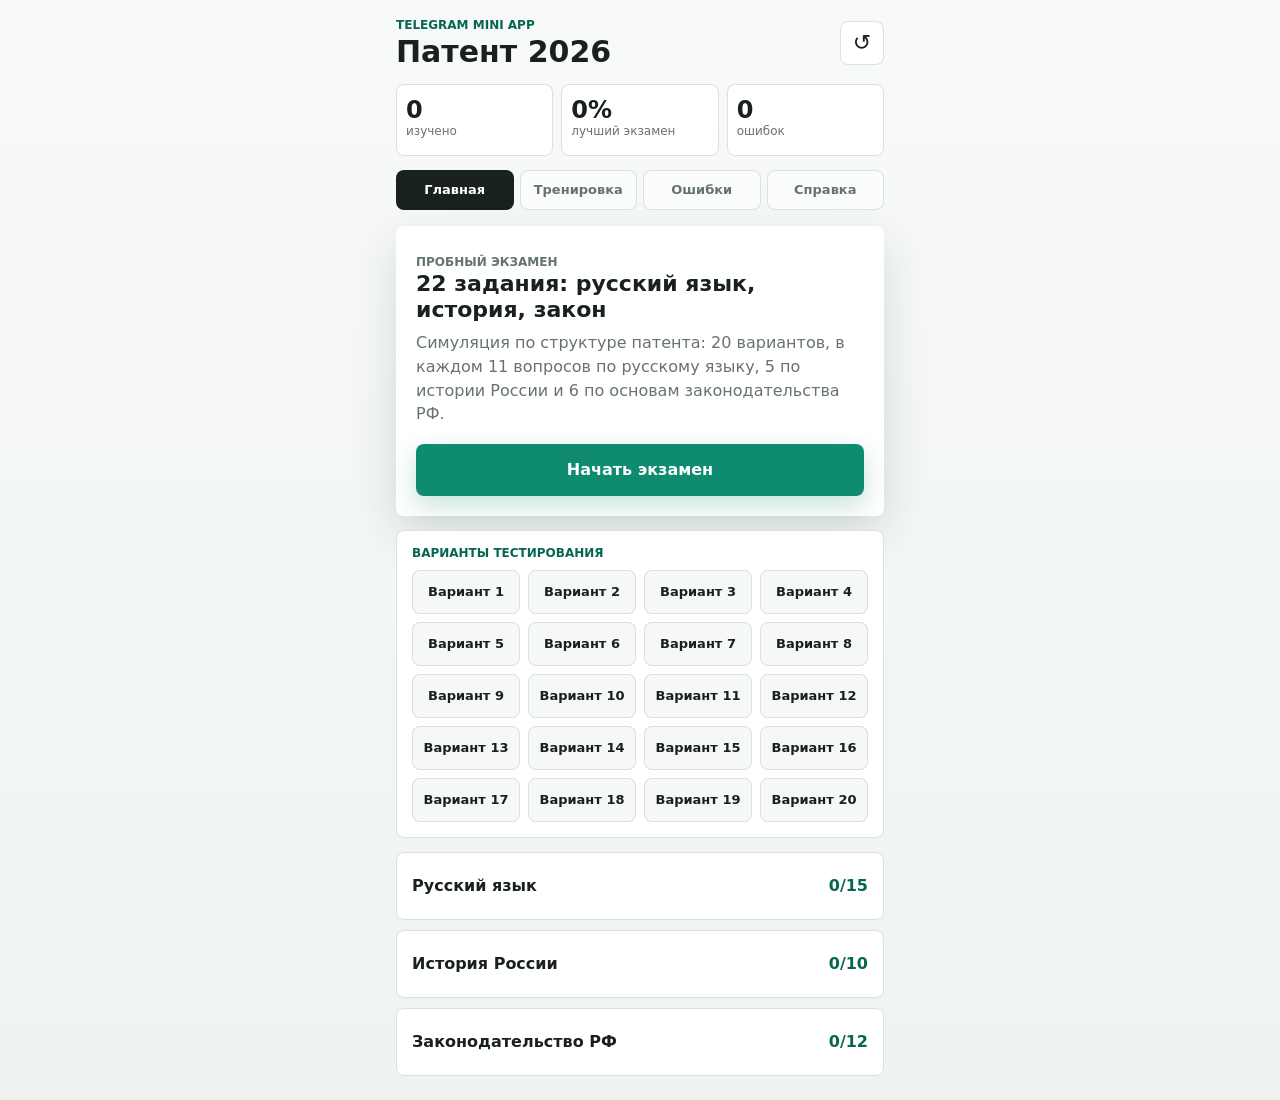
<file: index.html>
<!doctype html>
<html lang="ru">
  <head>
    <meta charset="utf-8">
    <meta name="viewport" content="width=device-width, initial-scale=1, viewport-fit=cover">
    <meta name="theme-color" content="#eef3f1">
    <title>Патент 2026 - тренажер</title>
    <link rel="stylesheet" href="styles.css">
    <script src="https://telegram.org/js/telegram-web-app.js"></script>
  </head>
  <body>
    <main class="app-shell">
      <section class="topbar" aria-label="Главная панель">
        <div>
          <p class="kicker">Telegram Mini App</p>
          <h1>Патент 2026</h1>
        </div>
        <button class="icon-button" id="resetProgress" type="button" aria-label="Сбросить прогресс" title="Сбросить прогресс">↺</button>
      </section>

      <section class="summary-strip" aria-label="Прогресс">
        <div>
          <span id="trainedCount">0</span>
          <small>изучено</small>
        </div>
        <div>
          <span id="bestScore">0%</span>
          <small>лучший экзамен</small>
        </div>
        <div>
          <span id="mistakeCount">0</span>
          <small>ошибок</small>
        </div>
      </section>

      <nav class="tabbar" aria-label="Разделы">
        <button class="tab active" data-view="home" type="button">Главная</button>
        <button class="tab" data-view="train" type="button">Тренировка</button>
        <button class="tab" data-view="mistakes" type="button">Ошибки</button>
        <button class="tab" data-view="guide" type="button">Справка</button>
      </nav>

      <section id="view-home" class="view active">
        <div class="exam-panel">
          <div>
            <p class="panel-label">Пробный экзамен</p>
            <h2>22 задания: русский язык, история, закон</h2>
            <p>Симуляция по структуре патента: 20 вариантов, в каждом 11 вопросов по русскому языку, 5 по истории России и 6 по основам законодательства РФ.</p>
          </div>
          <button class="primary-button" id="startExam" type="button">Начать экзамен</button>
        </div>

        <div class="variant-section">
          <p class="panel-label">Варианты тестирования</p>
          <div class="variant-grid" id="variantList"></div>
        </div>

        <div class="module-grid" aria-label="Модули">
          <button class="module-card" data-start-module="russian" type="button">
            <span>Русский язык</span>
            <strong id="russianProgress">0/0</strong>
          </button>
          <button class="module-card" data-start-module="history" type="button">
            <span>История России</span>
            <strong id="historyProgress">0/0</strong>
          </button>
          <button class="module-card" data-start-module="law" type="button">
            <span>Законодательство РФ</span>
            <strong id="lawProgress">0/0</strong>
          </button>
        </div>
      </section>

      <section id="view-train" class="view">
        <div class="filter-row" role="group" aria-label="Выбор модуля">
          <button class="chip active" data-module="all" type="button">Все</button>
          <button class="chip" data-module="russian" type="button">Русский</button>
          <button class="chip" data-module="history" type="button">История</button>
          <button class="chip" data-module="law" type="button">Закон</button>
        </div>
        <div id="questionList" class="question-list"></div>
      </section>

      <section id="view-mistakes" class="view">
        <div class="empty-state" id="mistakesEmpty">
          <h2>Ошибок пока нет</h2>
          <p>После тренировки здесь появятся вопросы, которые стоит повторить.</p>
        </div>
        <div id="mistakeList" class="question-list"></div>
      </section>

      <section id="view-guide" class="view">
        <div class="guide-section">
          <h2>Как устроен тренажер</h2>
          <p>Материалы сгруппированы по трем частям комплексного экзамена для оформления патента: русский язык, история России и основы законодательства РФ.</p>
          <p>В режиме экзамена доступно 20 вариантов по 22 задания. Приложение считает результат по каждому модулю. Для тренировки можно отвечать без таймера и сразу видеть объяснение.</p>
        </div>
        <div class="guide-section">
          <h2>Проходной ориентир</h2>
          <p>В учебном режиме используется ориентир: русский язык не менее 6 из 11, история не менее 2 из 5, законодательство не менее 3 из 6, всего не менее 11 из 22.</p>
        </div>
        <div class="guide-section note">
          <h2>Важно</h2>
          <p>Это авторский учебный тренажер, а не официальный банк заданий. Перед сдачей сверяйте правила, стоимость и список документов в своем экзаменационном центре.</p>
        </div>
      </section>

      <section class="registration-sheet" id="registrationSheet" hidden>
        <form class="registration-card" id="registrationForm">
          <p class="panel-label">Регистрация</p>
          <h2>Перед тестированием</h2>
          <label class="field-label" for="fullName">ФИО</label>
          <input id="fullName" name="fullName" autocomplete="name" placeholder="Фамилия Имя Отчество" required>
          <label class="field-label" for="phoneNumber">Телефон</label>
          <input id="phoneNumber" name="phoneNumber" autocomplete="tel" inputmode="tel" placeholder="+7 900 000 00 00" required>
          <div class="form-actions">
            <button class="secondary-button" id="cancelRegistration" type="button">Отмена</button>
            <button class="primary-button" type="submit">Продолжить</button>
          </div>
        </form>
      </section>

      <section class="quiz-sheet" id="quizSheet" aria-live="polite" hidden>
        <div class="quiz-header">
          <button class="icon-button" id="closeQuiz" type="button" aria-label="Закрыть тест" title="Закрыть">×</button>
          <div>
            <p id="quizMode">Тренировка</p>
            <h2 id="quizTitle">Вопрос</h2>
          </div>
          <span id="quizCounter">1/1</span>
        </div>
        <div class="progress-track"><span id="quizProgress"></span></div>
        <article class="question-card">
          <p class="module-badge" id="questionModule">Модуль</p>
          <h3 id="questionText">Текст вопроса</h3>
          <div id="answerOptions" class="answer-options"></div>
          <div id="feedback" class="feedback" hidden></div>
        </article>
        <button class="primary-button sticky" id="nextQuestion" type="button" disabled>Далее</button>
      </section>

      <section class="result-sheet" id="resultSheet" hidden>
        <div class="result-card">
          <p class="panel-label">Результат</p>
          <h2 id="resultTitle">Экзамен завершен</h2>
          <div id="resultStats" class="result-stats"></div>
          <p class="send-status" id="sendStatus"></p>
          <button class="primary-button" id="backHome" type="button">На главную</button>
        </div>
      </section>
    </main>
    <script src="config.js"></script>
    <script src="app.js"></script>
  </body>
</html>
</file>
<file: styles.css>
:root {
  --bg: #eef3f1;
  --surface: #ffffff;
  --surface-2: #f6f8f5;
  --text: #18211f;
  --muted: #66736f;
  --line: #d9e2df;
  --accent: #0f8b6f;
  --accent-dark: #076651;
  --warn: #b54708;
  --danger: #b42318;
  --ok: #047857;
  --shadow: 0 16px 48px rgba(23, 41, 36, 0.14);
  color-scheme: light;
}

* {
  box-sizing: border-box;
}

body {
  margin: 0;
  min-height: 100vh;
  background:
    linear-gradient(180deg, rgba(255, 255, 255, 0.58), rgba(238, 243, 241, 0.9)),
    var(--bg);
  color: var(--text);
  font-family: Inter, system-ui, -apple-system, BlinkMacSystemFont, "Segoe UI", sans-serif;
}

button {
  border: 0;
  font: inherit;
  color: inherit;
  cursor: pointer;
}

.app-shell {
  width: min(100%, 520px);
  min-height: 100vh;
  margin: 0 auto;
  padding: max(18px, env(safe-area-inset-top)) 16px max(24px, env(safe-area-inset-bottom));
}

.topbar {
  display: flex;
  align-items: center;
  justify-content: space-between;
  gap: 14px;
  margin-bottom: 16px;
}

.kicker,
.panel-label,
.quiz-header p,
.module-badge {
  margin: 0 0 4px;
  color: var(--accent-dark);
  font-size: 12px;
  font-weight: 800;
  text-transform: uppercase;
  letter-spacing: 0;
}

h1,
h2,
h3,
p {
  overflow-wrap: anywhere;
}

h1 {
  margin: 0;
  font-size: 30px;
  line-height: 1.05;
}

h2 {
  margin: 0;
  font-size: 22px;
  line-height: 1.18;
}

h3 {
  margin: 0;
  font-size: 20px;
  line-height: 1.32;
}

.icon-button {
  width: 44px;
  height: 44px;
  display: inline-grid;
  place-items: center;
  flex: 0 0 auto;
  border-radius: 8px;
  background: var(--surface);
  box-shadow: inset 0 0 0 1px var(--line);
  font-size: 22px;
}

.summary-strip {
  display: grid;
  grid-template-columns: repeat(3, 1fr);
  gap: 8px;
  margin-bottom: 14px;
}

.summary-strip div {
  min-height: 72px;
  padding: 12px 10px;
  border-radius: 8px;
  background: var(--surface);
  box-shadow: inset 0 0 0 1px var(--line);
}

.summary-strip span {
  display: block;
  font-size: 24px;
  font-weight: 900;
}

.summary-strip small {
  display: block;
  color: var(--muted);
  font-size: 12px;
  line-height: 1.2;
}

.tabbar,
.filter-row {
  display: grid;
  gap: 6px;
  margin: 0 0 16px;
}

.tabbar {
  grid-template-columns: repeat(4, 1fr);
}

.filter-row {
  grid-template-columns: repeat(4, 1fr);
}

.tab,
.chip {
  min-height: 40px;
  padding: 8px 6px;
  border-radius: 8px;
  background: rgba(255, 255, 255, 0.62);
  color: var(--muted);
  box-shadow: inset 0 0 0 1px var(--line);
  font-size: 13px;
  font-weight: 800;
}

.tab.active,
.chip.active {
  background: var(--text);
  color: #ffffff;
  box-shadow: none;
}

.view {
  display: none;
}

.view.active {
  display: block;
}

.exam-panel {
  display: grid;
  gap: 18px;
  padding: 20px;
  margin-bottom: 14px;
  border-radius: 8px;
  background: var(--surface);
  box-shadow: var(--shadow);
}

.exam-panel p,
.guide-section p,
.empty-state p {
  margin: 8px 0 0;
  color: var(--muted);
  line-height: 1.48;
}

.primary-button {
  width: 100%;
  min-height: 52px;
  padding: 14px 18px;
  border-radius: 8px;
  background: var(--accent);
  color: #ffffff;
  font-weight: 900;
  box-shadow: 0 10px 26px rgba(15, 139, 111, 0.24);
}

.secondary-button {
  width: 100%;
  min-height: 52px;
  padding: 14px 18px;
  border-radius: 8px;
  background: var(--surface-2);
  color: var(--text);
  font-weight: 900;
  box-shadow: inset 0 0 0 1px var(--line);
}

.primary-button:disabled {
  opacity: 0.48;
  cursor: default;
}

.module-grid {
  display: grid;
  gap: 10px;
}

.variant-section {
  margin-bottom: 14px;
  padding: 16px;
  border-radius: 8px;
  background: var(--surface);
  box-shadow: inset 0 0 0 1px var(--line);
}

.variant-grid {
  display: grid;
  grid-template-columns: repeat(4, minmax(0, 1fr));
  gap: 8px;
  margin-top: 10px;
}

.variant-button {
  min-height: 44px;
  padding: 10px 6px;
  border-radius: 8px;
  background: var(--surface-2);
  box-shadow: inset 0 0 0 1px var(--line);
  color: var(--text);
  font-size: 13px;
  font-weight: 850;
}

.module-card {
  display: flex;
  align-items: center;
  justify-content: space-between;
  min-height: 68px;
  padding: 16px;
  border-radius: 8px;
  background: var(--surface);
  box-shadow: inset 0 0 0 1px var(--line);
  text-align: left;
}

.module-card span {
  font-weight: 850;
}

.module-card strong {
  color: var(--accent-dark);
}

.question-list {
  display: grid;
  gap: 10px;
}

.question-row,
.guide-section,
.empty-state {
  padding: 16px;
  border-radius: 8px;
  background: var(--surface);
  box-shadow: inset 0 0 0 1px var(--line);
}

.question-row {
  display: grid;
  gap: 8px;
  text-align: left;
}

.question-row strong {
  font-size: 16px;
  line-height: 1.32;
}

.question-row small {
  color: var(--muted);
  font-weight: 800;
}

.question-row.learned {
  box-shadow: inset 4px 0 0 var(--ok), inset 0 0 0 1px var(--line);
}

.question-row.mistake {
  box-shadow: inset 4px 0 0 var(--danger), inset 0 0 0 1px var(--line);
}

.guide-section {
  margin-bottom: 10px;
}

.guide-section.note {
  background: #fff8ed;
  box-shadow: inset 0 0 0 1px #f3d7b5;
}

.registration-sheet,
.quiz-sheet,
.result-sheet {
  position: fixed;
  inset: 0;
  z-index: 10;
  width: min(100%, 520px);
  margin: 0 auto;
  padding: max(16px, env(safe-area-inset-top)) 16px max(20px, env(safe-area-inset-bottom));
  background: var(--bg);
}

.registration-sheet {
  z-index: 20;
  display: grid;
  place-items: center;
}

.quiz-sheet {
  display: block;
  overflow-y: auto;
  overscroll-behavior: contain;
  padding-bottom: calc(104px + env(safe-area-inset-bottom));
}

.result-sheet {
  display: flex;
  flex-direction: column;
}

.registration-sheet[hidden],
.quiz-sheet[hidden],
.result-sheet[hidden] {
  display: none;
}

.registration-card {
  width: 100%;
  padding: 20px;
  border-radius: 8px;
  background: var(--surface);
  box-shadow: var(--shadow);
}

.registration-card h2 {
  margin-bottom: 18px;
}

.field-label {
  display: block;
  margin: 12px 0 6px;
  color: var(--muted);
  font-size: 13px;
  font-weight: 850;
}

.registration-card input {
  width: 100%;
  min-height: 52px;
  padding: 12px 14px;
  border: 0;
  border-radius: 8px;
  background: var(--surface-2);
  box-shadow: inset 0 0 0 1px var(--line);
  color: var(--text);
  font: inherit;
}

.registration-card input:focus {
  outline: 2px solid var(--accent);
  outline-offset: 2px;
}

.form-actions {
  display: grid;
  grid-template-columns: 1fr 1fr;
  gap: 10px;
  margin-top: 18px;
}

.quiz-header {
  position: sticky;
  top: 0;
  z-index: 2;
  display: grid;
  grid-template-columns: 44px 1fr auto;
  align-items: center;
  gap: 10px;
  margin: calc(-1 * max(16px, env(safe-area-inset-top))) -16px 12px;
  padding: max(16px, env(safe-area-inset-top)) 16px 12px;
  background: rgba(238, 243, 241, 0.94);
  backdrop-filter: blur(10px);
}

.quiz-header h2 {
  font-size: 18px;
}

#quizCounter {
  color: var(--muted);
  font-weight: 900;
}

.progress-track {
  position: sticky;
  top: 74px;
  z-index: 2;
  height: 8px;
  overflow: hidden;
  border-radius: 999px;
  background: #dce6e2;
  margin-bottom: 14px;
}

.progress-track span {
  display: block;
  width: 0%;
  height: 100%;
  border-radius: inherit;
  background: var(--accent);
  transition: width 0.2s ease;
}

.question-card {
  display: grid;
  gap: 16px;
  padding: 18px;
  border-radius: 8px;
  background: var(--surface);
  box-shadow: var(--shadow);
}

.answer-options {
  display: grid;
  gap: 10px;
}

.answer-option {
  min-height: 54px;
  padding: 14px;
  border-radius: 8px;
  background: var(--surface-2);
  box-shadow: inset 0 0 0 1px var(--line);
  text-align: left;
  line-height: 1.34;
}

.answer-option.correct {
  background: #e7f7ef;
  box-shadow: inset 0 0 0 2px var(--ok);
}

.answer-option.wrong {
  background: #fff0ed;
  box-shadow: inset 0 0 0 2px var(--danger);
}

.feedback {
  padding: 12px;
  border-radius: 8px;
  background: #f3f6f5;
  color: var(--text);
  line-height: 1.42;
}

.sticky {
  position: fixed;
  left: 50%;
  bottom: 0;
  width: min(calc(100% - 32px), 488px);
  transform: translateX(-50%);
  margin: 0 0 max(12px, env(safe-area-inset-bottom));
  z-index: 3;
}

.result-sheet {
  justify-content: center;
}

.result-card {
  padding: 22px;
  border-radius: 8px;
  background: var(--surface);
  box-shadow: var(--shadow);
}

.result-stats {
  display: grid;
  gap: 8px;
  margin: 18px 0;
}

.send-status {
  margin: 0 0 14px;
  color: var(--muted);
  line-height: 1.4;
}

.stat-line {
  display: flex;
  align-items: center;
  justify-content: space-between;
  gap: 12px;
  padding: 12px;
  border-radius: 8px;
  background: var(--surface-2);
}

.stat-line strong {
  flex: 0 0 auto;
}

@media (max-width: 390px) {
  .app-shell {
    padding-left: 12px;
    padding-right: 12px;
  }

  h1 {
    font-size: 26px;
  }

  .tab,
  .chip {
    font-size: 12px;
  }

  .summary-strip span {
    font-size: 21px;
  }

  .variant-grid {
    grid-template-columns: repeat(2, minmax(0, 1fr));
  }

  .form-actions {
    grid-template-columns: 1fr;
  }
}
</file>
